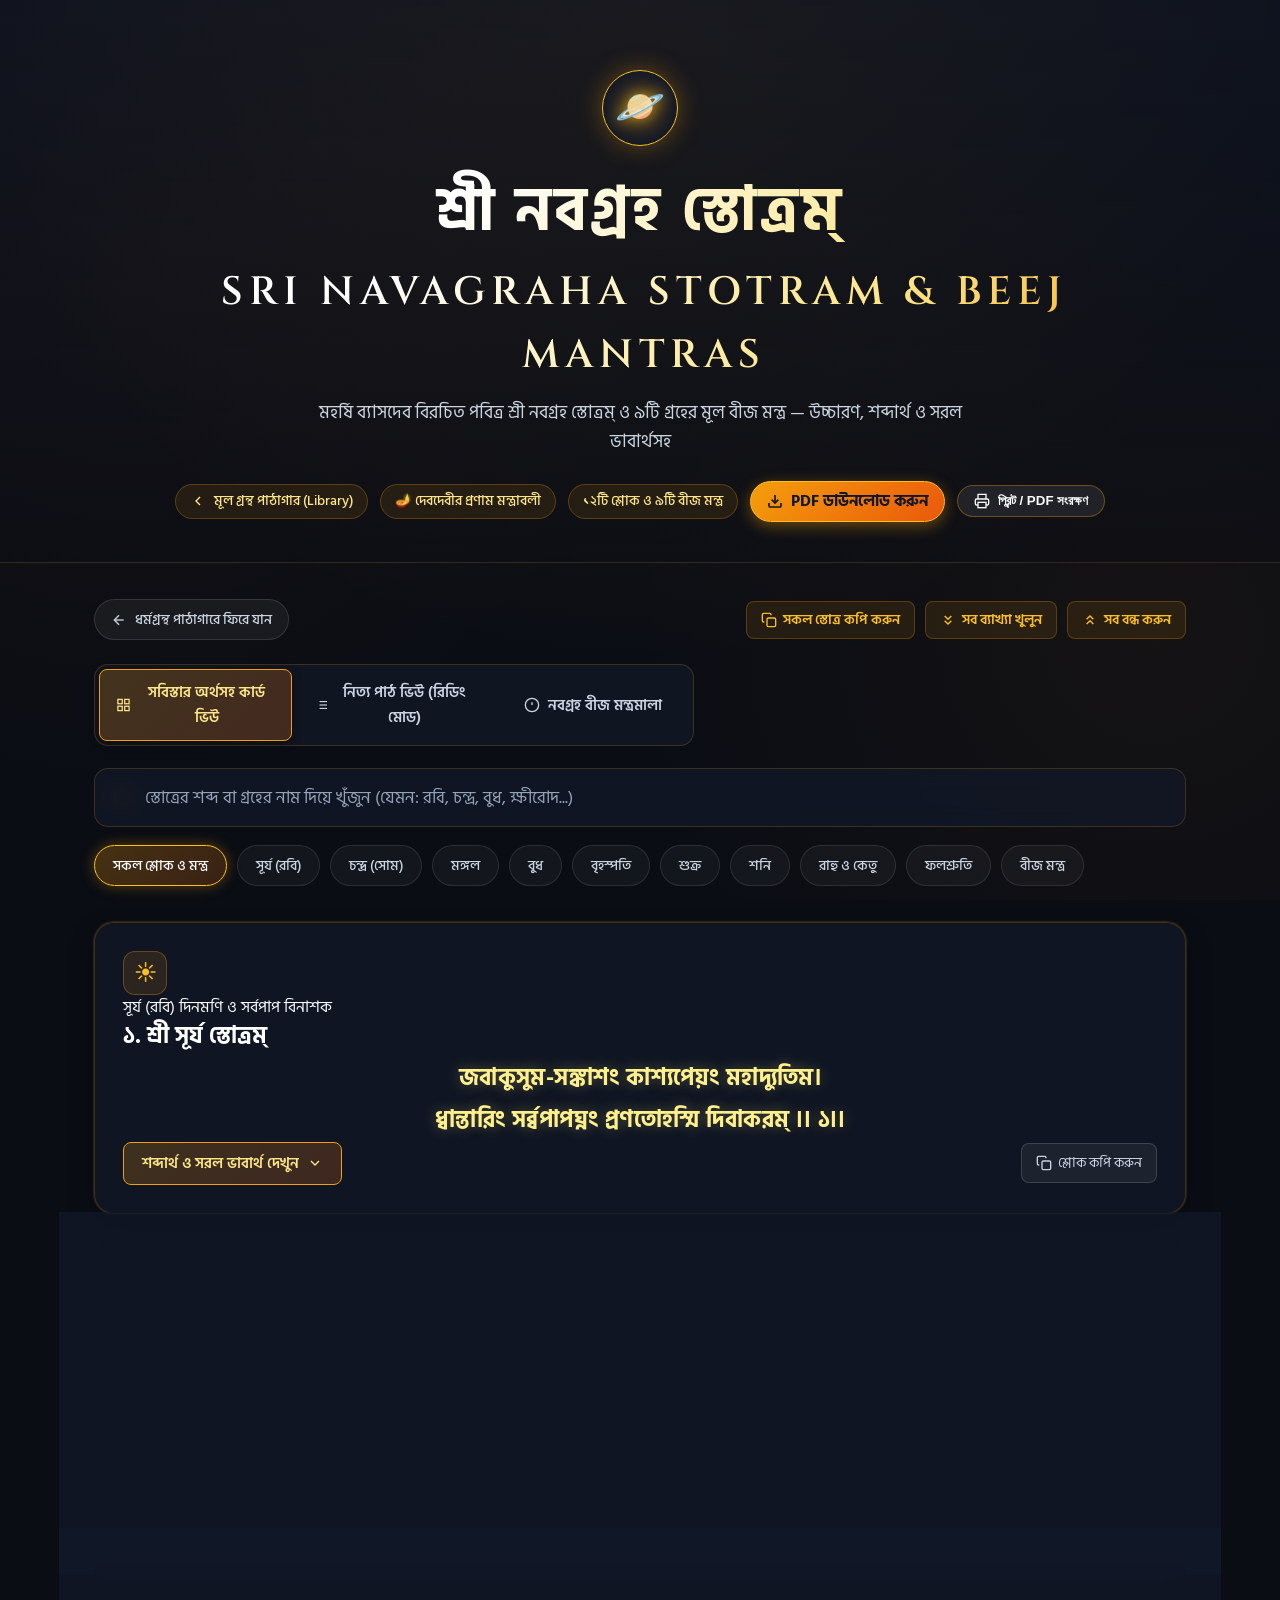
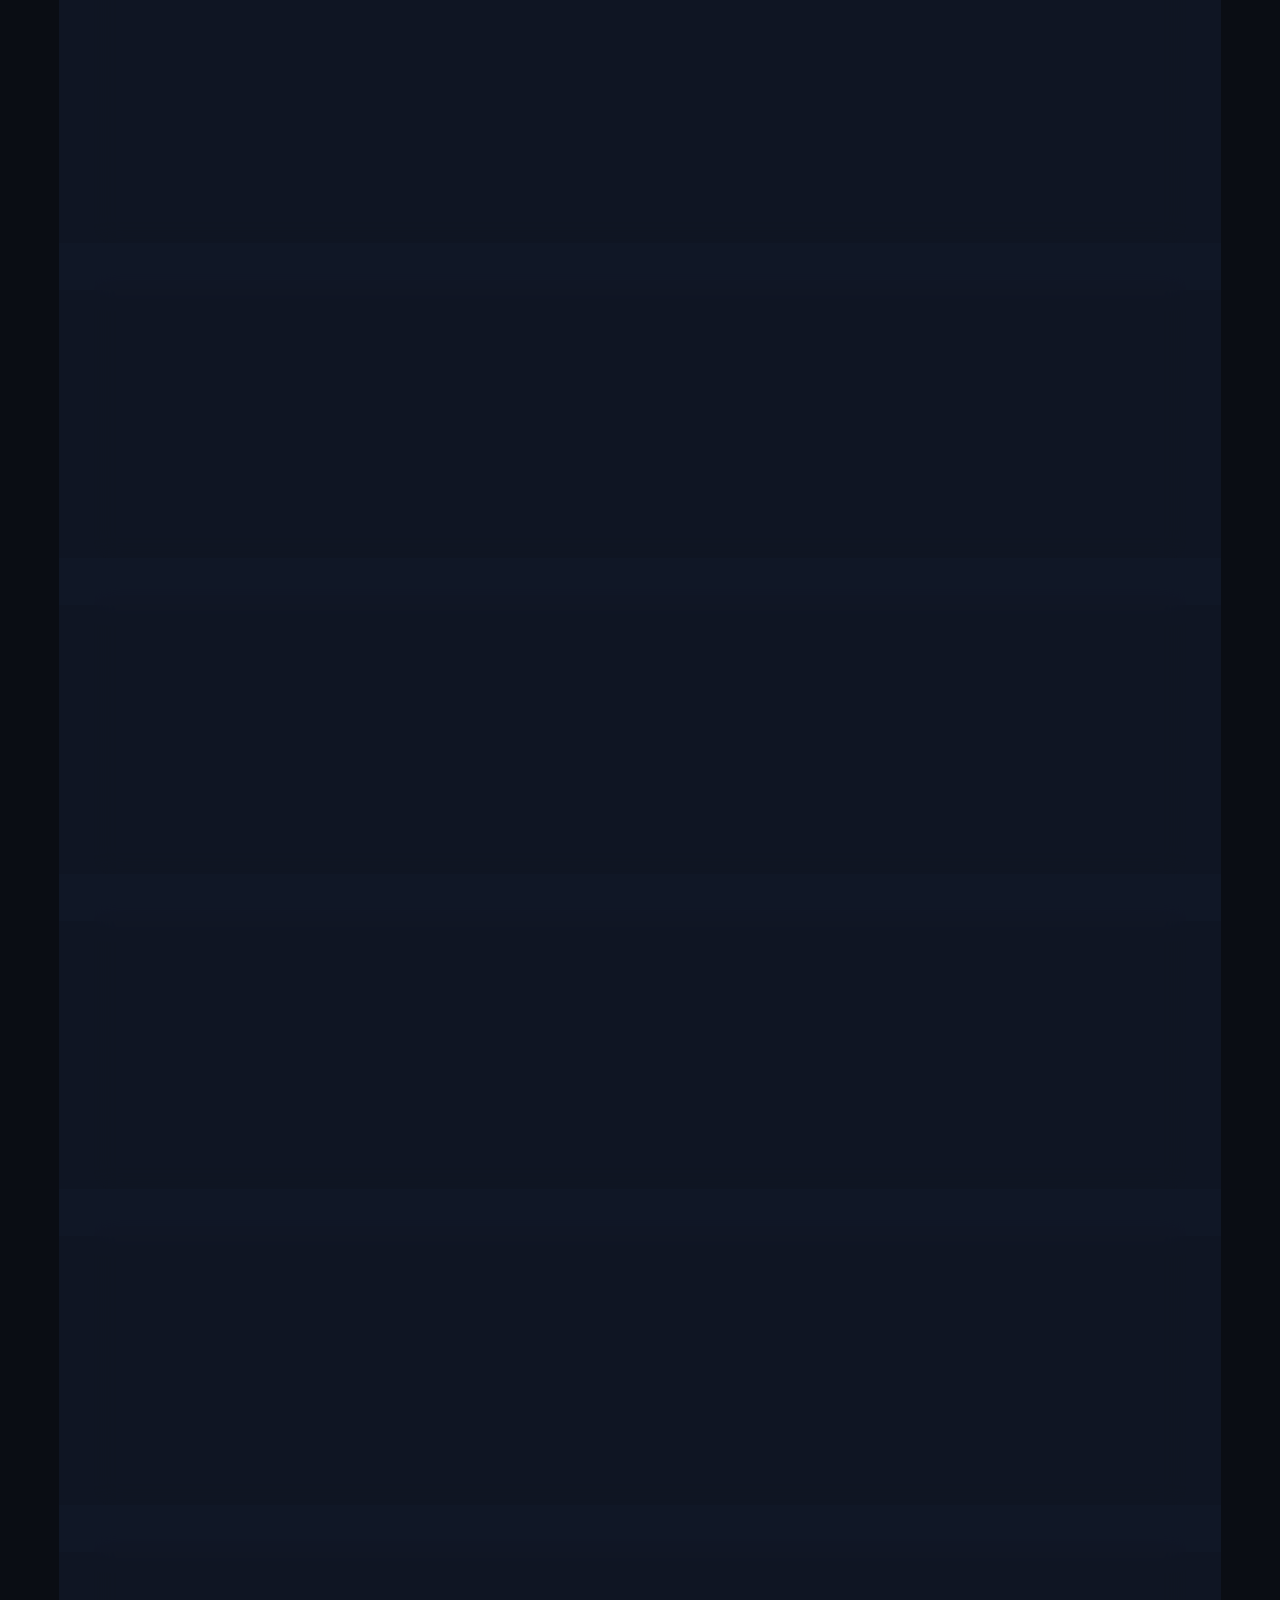
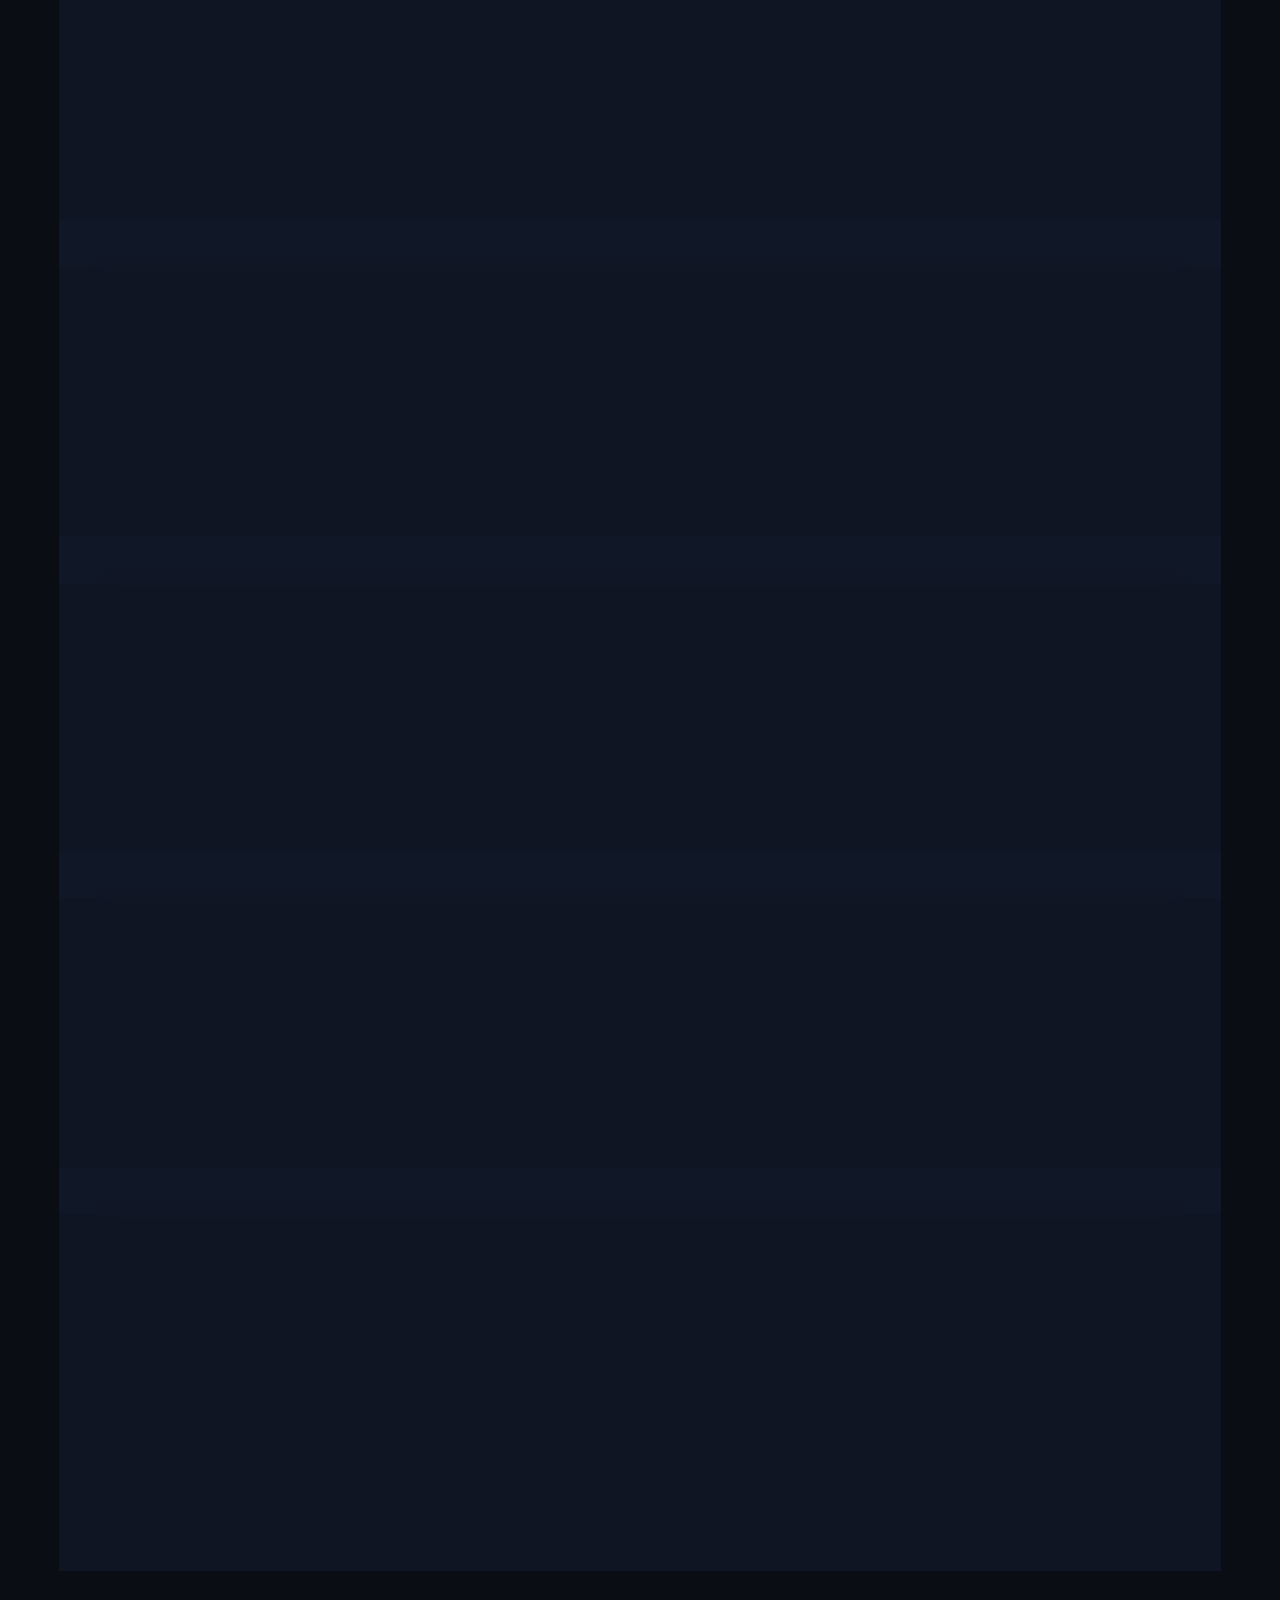
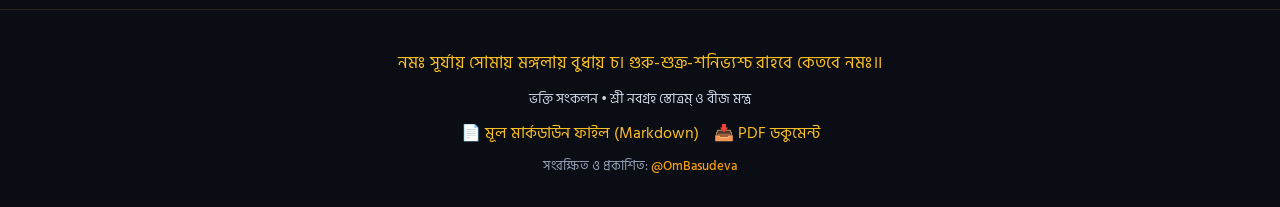
<file: navagraha_stotram.html>
<!DOCTYPE html>
<html lang="bn">
<head>
  <meta charset="UTF-8">
  <meta name="viewport" content="width=device-width, initial-scale=1.0">
  <title>শ্রী নবগ্রহ স্তোত্রম্ ও বীজ মন্ত্র (Navagraha Stotram & Beej Mantra) — ভক্তি (Vokti)</title>
  <meta name="description" content="ব্যাসদেব বিরচিত পবিত্র শ্রী নবগ্রহ স্তোত্রম্ ও নবগ্রহ বীজ মন্ত্র — উচ্চারণ, পদচ্ছেদ, শব্দার্থ, সরল ভাবার্থ ও PDF ডাউনলোড।">
  <meta http-equiv="Cache-Control" content="no-cache, no-store, must-revalidate">
  <meta http-equiv="Pragma" content="no-cache">
  <meta http-equiv="Expires" content="0">
  <link rel="preconnect" href="https://fonts.googleapis.com">
  <link rel="preconnect" href="https://fonts.gstatic.com" crossorigin>
  <link href="https://fonts.googleapis.com/css2?family=Cinzel:wght@600;700;800&family=Hind+Siliguri:wght@400;500;600;700&family=Inter:wght@400;500;600&display=swap" rel="stylesheet">
  <link rel="stylesheet" href="style.css?v=8">
  <link rel="icon" href="data:image/svg+xml,<svg xmlns=%22http://www.w3.org/2000/svg%22 viewBox=%220 0 100 100%22><text y=%22.9em%22 font-size=%2290%22>🪐</text></svg>">
  <style>
    /* Print Styles for Direct Clean PDF Export */
    @media print {
      body {
        background: #fff !important;
        color: #000 !important;
      }
      .hero-section, .mantra-nav-bar, .view-mode-tabs, .controls-panel, .site-footer, #copyToast, .btn-action-group, .btn-copy-mantra, .card-badges {
        display: none !important;
      }
      .container {
        max-width: 100% !important;
        padding: 0 !important;
      }
      .print-header {
        display: block !important;
        text-align: center;
        margin-bottom: 25px;
        border-bottom: 2px solid #222;
        padding-bottom: 12px;
      }
      .print-header h1 {
        font-size: 24pt;
        color: #111;
        margin-bottom: 6px;
      }
      .print-header p {
        font-size: 11pt;
        color: #444;
      }
      .mantra-card, .plain-mantra-card {
        background: #fff !important;
        border: 1px solid #ccc !important;
        box-shadow: none !important;
        color: #111 !important;
        page-break-inside: avoid;
        margin-bottom: 18px !important;
        padding: 14px 18px !important;
      }
      .mantra-verse, .plain-mantra-text {
        color: #000 !important;
        text-shadow: none !important;
        font-size: 13pt !important;
        line-height: 1.6 !important;
      }
      .mantra-details {
        display: block !important;
      }
      .transliteration-box {
        background: #f8f8f8 !important;
        border-left: 3px solid #666 !important;
        color: #333 !important;
      }
      .word-meaning-card {
        background: #fdfdfd !important;
        border: 1px solid #eee !important;
      }
      .wm-term {
        color: #92400e !important;
      }
      .wm-def {
        color: #222 !important;
      }
      .meaning-text {
        color: #111 !important;
      }
    }
    .print-header {
      display: none;
    }
    .btn-pdf-download {
      background: linear-gradient(135deg, #f59e0b 0%, #ea580c 100%);
      color: #0f172a !important;
      font-weight: 700;
      border: 1px solid #fbbf24;
      box-shadow: 0 4px 15px rgba(245, 158, 11, 0.4);
      display: inline-flex;
      align-items: center;
      gap: 8px;
      padding: 7px 16px;
      border-radius: 9999px;
      text-decoration: none;
      transition: all 0.25s ease;
      cursor: pointer;
    }
    .btn-pdf-download:hover {
      transform: translateY(-2px);
      box-shadow: 0 6px 20px rgba(245, 158, 11, 0.6);
      color: #000 !important;
      background: linear-gradient(135deg, #fbbf24 0%, #f97316 100%);
    }
    .btn-print-pdf {
      background: rgba(255, 255, 255, 0.08);
      color: var(--text-primary);
      border: 1px solid rgba(245, 158, 11, 0.35);
      font-weight: 600;
      display: inline-flex;
      align-items: center;
      gap: 8px;
      padding: 7px 16px;
      border-radius: 9999px;
      cursor: pointer;
      transition: var(--transition);
    }
    .btn-print-pdf:hover {
      background: rgba(245, 158, 11, 0.2);
      border-color: var(--gold-light);
      color: #fde68a;
      transform: translateY(-2px);
    }
  </style>
</head>
<body>
  <!-- Print-Only Header -->
  <div class="print-header">
    <h1>শ্রী নবগ্রহ স্তোত্রম্ ও নবগ্রহ বীজ মন্ত্র</h1>
    <p>ব্যাসদেব বিরচিত পবিত্র স্তব ও ৯টি গ্রহের মূল বীজ মন্ত্রাবলী • ভক্তি (Vokti)</p>
  </div>

  <!-- Header / Hero -->
  <header class="hero-section">
    <div class="decor-glow"></div>
    <div class="container hero-content">
      <div class="sacred-symbol" aria-hidden="true">
        <span class="om-symbol">🪐</span>
      </div>
      <h1 class="main-title">শ্রী নবগ্রহ স্তোত্রম্ <span class="english-title">SRI NAVAGRAHA STOTRAM & BEEJ MANTRAS</span></h1>
      <p class="tagline">মহর্ষি ব্যাসদেব বিরচিত পবিত্র শ্রী নবগ্রহ স্তোত্রম্ ও ৯টি গ্রহের মূল বীজ মন্ত্র — উচ্চারণ, শব্দার্থ ও সরল ভাবার্থসহ</p>
      
      <div class="meta-badges">
        <a href="index.html" class="badge">
          <svg viewBox="0 0 24 24" width="16" height="16" fill="none" stroke="currentColor" stroke-width="2">
            <polyline points="15 18 9 12 15 6"></polyline>
          </svg>
          মূল গ্রন্থ পাঠাগার (Library)
        </a>
        <a href="pronam_mantra.html" class="badge">
          🪔 দেবদেবীর প্রণাম মন্ত্রাবলী
        </a>
        <span class="badge" id="navagraha-count">১২টি শ্লোক ও ৯টি বীজ মন্ত্র</span>
        <a href="pdfs/শ্রী%20নবগ্রহ%20স্তোত্রম্.pdf" download="শ্রী নবগ্রহ স্তোত্রম্.pdf" class="btn-pdf-download" id="heroDownloadPdf">
          <svg viewBox="0 0 24 24" width="16" height="16" fill="none" stroke="currentColor" stroke-width="2.5">
            <path d="M21 15v4a2 2 0 0 1-2 2H5a2 2 0 0 1-2-2v-4"></path>
            <polyline points="7 10 12 15 17 10"></polyline>
            <line x1="12" y1="15" x2="12" y2="3"></line>
          </svg>
          PDF ডাউনলোড করুন
        </a>
        <button class="btn-print-pdf" id="printPdfBtn" title="ব্রাউজারে প্রিন্ট বা PDF হিসেবে সংরক্ষণ করুন">
          <svg viewBox="0 0 24 24" width="16" height="16" fill="none" stroke="currentColor" stroke-width="2">
            <polyline points="6 9 6 2 18 2 18 9"></polyline>
            <path d="M6 18H4a2 2 0 0 1-2-2v-5a2 2 0 0 1 2-2h16a2 2 0 0 1 2 2v5a2 2 0 0 1-2 2h-2"></path>
            <rect x="6" y="14" width="12" height="8"></rect>
          </svg>
          প্রিন্ট / PDF সংরক্ষণ
        </button>
      </div>
    </div>
  </header>

  <!-- Main Content Area -->
  <main class="container main-container">
    <!-- Top Nav & Actions Bar -->
    <div class="mantra-nav-bar">
      <a href="index.html" class="back-link">
        <svg viewBox="0 0 24 24" width="16" height="16" fill="none" stroke="currentColor" stroke-width="2">
          <line x1="19" y1="12" x2="5" y2="12"></line>
          <polyline points="12 19 5 12 12 5"></polyline>
        </svg>
        ধর্মগ্রন্থ পাঠাগারে ফিরে যান
      </a>

      <div class="mantra-actions-header">
        <button id="copyAllShlokasBtn" class="btn-toggle-all">
          <svg viewBox="0 0 24 24" width="16" height="16" fill="none" stroke="currentColor" stroke-width="2">
            <rect x="9" y="9" width="13" height="13" rx="2" ry="2"></rect>
            <path d="M5 15H4a2 2 0 0 1-2-2V4a2 2 0 0 1 2-2h9a2 2 0 0 1 2 2v1"></path>
          </svg>
          সকল স্তোত্র কপি করুন
        </button>
        <button id="expandAllBtn" class="btn-toggle-all">
          <svg viewBox="0 0 24 24" width="16" height="16" fill="none" stroke="currentColor" stroke-width="2">
            <polyline points="7 13 12 18 17 13"></polyline>
            <polyline points="7 6 12 11 17 6"></polyline>
          </svg>
          সব ব্যাখ্যা খুলুন
        </button>
        <button id="collapseAllBtn" class="btn-toggle-all">
          <svg viewBox="0 0 24 24" width="16" height="16" fill="none" stroke="currentColor" stroke-width="2">
            <polyline points="17 11 12 6 7 11"></polyline>
            <polyline points="17 18 12 13 7 18"></polyline>
          </svg>
          সব বন্ধ করুন
        </button>
      </div>
    </div>

    <!-- View Mode Switcher Tabs -->
    <div class="view-mode-tabs" role="tablist" aria-label="ভিউ মোড নির্বাচন">
      <button class="view-tab-btn active" id="tabCardsView" role="tab" aria-selected="true" data-view="cards">
        <svg viewBox="0 0 24 24" width="16" height="16" fill="none" stroke="currentColor" stroke-width="2">
          <rect x="3" y="3" width="7" height="7"></rect>
          <rect x="14" y="3" width="7" height="7"></rect>
          <rect x="14" y="14" width="7" height="7"></rect>
          <rect x="3" y="14" width="7" height="7"></rect>
        </svg>
        <span>সবিস্তার অর্থসহ কার্ড ভিউ</span>
      </button>
      <button class="view-tab-btn" id="tabPlainTextView" role="tab" aria-selected="false" data-view="plain">
        <svg viewBox="0 0 24 24" width="16" height="16" fill="none" stroke="currentColor" stroke-width="2">
          <line x1="8" y1="6" x2="21" y2="6"></line>
          <line x1="8" y1="12" x2="21" y2="12"></line>
          <line x1="8" y1="18" x2="21" y2="18"></line>
          <line x1="3" y1="6" x2="3.01" y2="6"></line>
          <line x1="3" y1="12" x2="3.01" y2="12"></line>
          <line x1="3" y1="18" x2="3.01" y2="18"></line>
        </svg>
        <span>নিত্য পাঠ ভিউ (রিডিং মোড)</span>
      </button>
      <button class="view-tab-btn" id="tabBeejView" role="tab" aria-selected="false" data-view="beej">
        <svg viewBox="0 0 24 24" width="16" height="16" fill="none" stroke="currentColor" stroke-width="2">
          <circle cx="12" cy="12" r="10"></circle>
          <line x1="12" y1="8" x2="12" y2="12"></line>
          <line x1="12" y1="16" x2="12.01" y2="16"></line>
        </svg>
        <span>নবগ্রহ বীজ মন্ত্রমালা</span>
      </button>
    </div>

    <!-- Search & Filter Controls -->
    <div class="controls-panel">
      <div class="search-box">
        <svg class="search-icon" viewBox="0 0 24 24" width="20" height="20" fill="none" stroke="currentColor" stroke-width="2">
          <circle cx="11" cy="11" r="8"></circle>
          <line x1="21" y1="21" x2="16.65" y2="16.65"></line>
        </svg>
        <input type="text" id="navagrahaSearchInput" placeholder="স্তোত্রের শব্দ বা গ্রহের নাম দিয়ে খুঁজুন (যেমন: রবি, চন্দ্র, বুধ, ক্ষীরোদ...)" autocomplete="off">
        <button id="clearNavagrahaSearch" class="clear-btn" aria-label="Clear search" style="display:none;">✕</button>
      </div>
      <div class="filter-chips">
        <button class="chip active" data-filter="all">সকল শ্লোক ও মন্ত্র</button>
        <button class="chip" data-filter="sun">সূর্য (রবি)</button>
        <button class="chip" data-filter="moon">চন্দ্র (সোম)</button>
        <button class="chip" data-filter="mars">মঙ্গল</button>
        <button class="chip" data-filter="mercury">বুধ</button>
        <button class="chip" data-filter="jupiter">বৃহস্পতি</button>
        <button class="chip" data-filter="venus">শুক্র</button>
        <button class="chip" data-filter="saturn">শনি</button>
        <button class="chip" data-filter="rahu-ketu">রাহু ও কেতু</button>
        <button class="chip" data-filter="phalashruti">ফলশ্রুতি</button>
        <button class="chip" data-filter="beej">বীজ মন্ত্র</button>
      </div>
    </div>

    <!-- 1. Detailed Stotrams Container (Card View) -->
    <div id="stotramList">
      <!-- Cards rendered via JavaScript -->
    </div>

    <!-- 2. Plain Text Continuous Reading Container -->
    <div id="plainTextView" class="plain-text-container" style="display: none;">
      <!-- Plain text items rendered via JavaScript -->
    </div>

    <!-- 3. Beej Mantra Dedicated Focus View -->
    <div id="beejFocusView" class="plain-text-container" style="display: none;">
      <!-- Beej mantras rendered via JavaScript -->
    </div>

    <!-- Empty state if search finds nothing -->
    <div id="noNavagrahaResults" class="empty-state" style="display: none;">
      <p class="empty-icon">🪐</p>
      <h3>কোনো শ্লোক বা মন্ত্র পাওয়া যায়নি</h3>
      <p>অন্য কোনো শব্দ লিখে পুনরায় অনুসন্ধান করুন</p>
    </div>
  </main>

  <!-- Copy Toast Notification -->
  <div id="copyToast" style="position: fixed; bottom: 24px; right: 24px; background: #f59e0b; color: #0b0f19; font-weight: 700; padding: 12px 24px; border-radius: 9999px; box-shadow: 0 10px 25px rgba(0,0,0,0.7); transform: translateY(100px); opacity: 0; transition: all 0.3s cubic-bezier(0.16, 1, 0.3, 1); z-index: 2000; display: flex; align-items: center; gap: 8px;">
    <span>✓ মন্ত্রটি সফলভাবে কপি হয়েছে!</span>
  </div>

  <!-- Footer -->
  <footer class="site-footer">
    <div class="container footer-content">
      <p class="shloka">নমঃ সূর্যায় সোমায় মঙ্গলায় বুধায় চ। গুরু-শুক্র-শনিভ্যশ্চ রাহবে কেতবে নমঃ॥</p>
      <p class="copyright">ভক্তি সংকলন • শ্রী নবগ্রহ স্তোত্রম্ ও বীজ মন্ত্র</p>
      <div style="margin-top: 10px; display: flex; justify-content: center; gap: 15px; flex-wrap: wrap;">
        <a href="শ্রী_নবগ্রহ_স্তোত্রম্.md" style="color: var(--gold-light); text-decoration: none;">📄 মূল মার্কডাউন ফাইল (Markdown)</a>
        <a href="pdfs/শ্রী%20নবগ্রহ%20স্তোত্রম্.pdf" download="শ্রী নবগ্রহ স্তোত্রম্.pdf" style="color: var(--gold-light); text-decoration: none;">📥 PDF ডকুমেন্ট</a>
      </div>
      <p class="sub-link" style="margin-top: 10px;">
        সংরক্ষিত ও প্রকাশিত: <a href="https://github.com/OmBasudeva" target="_blank" rel="noopener noreferrer">@OmBasudeva</a>
      </p>
    </div>
  </footer>

  <script src="navagraha_stotram.js?v=1"></script>
</body>
</html>
</file>
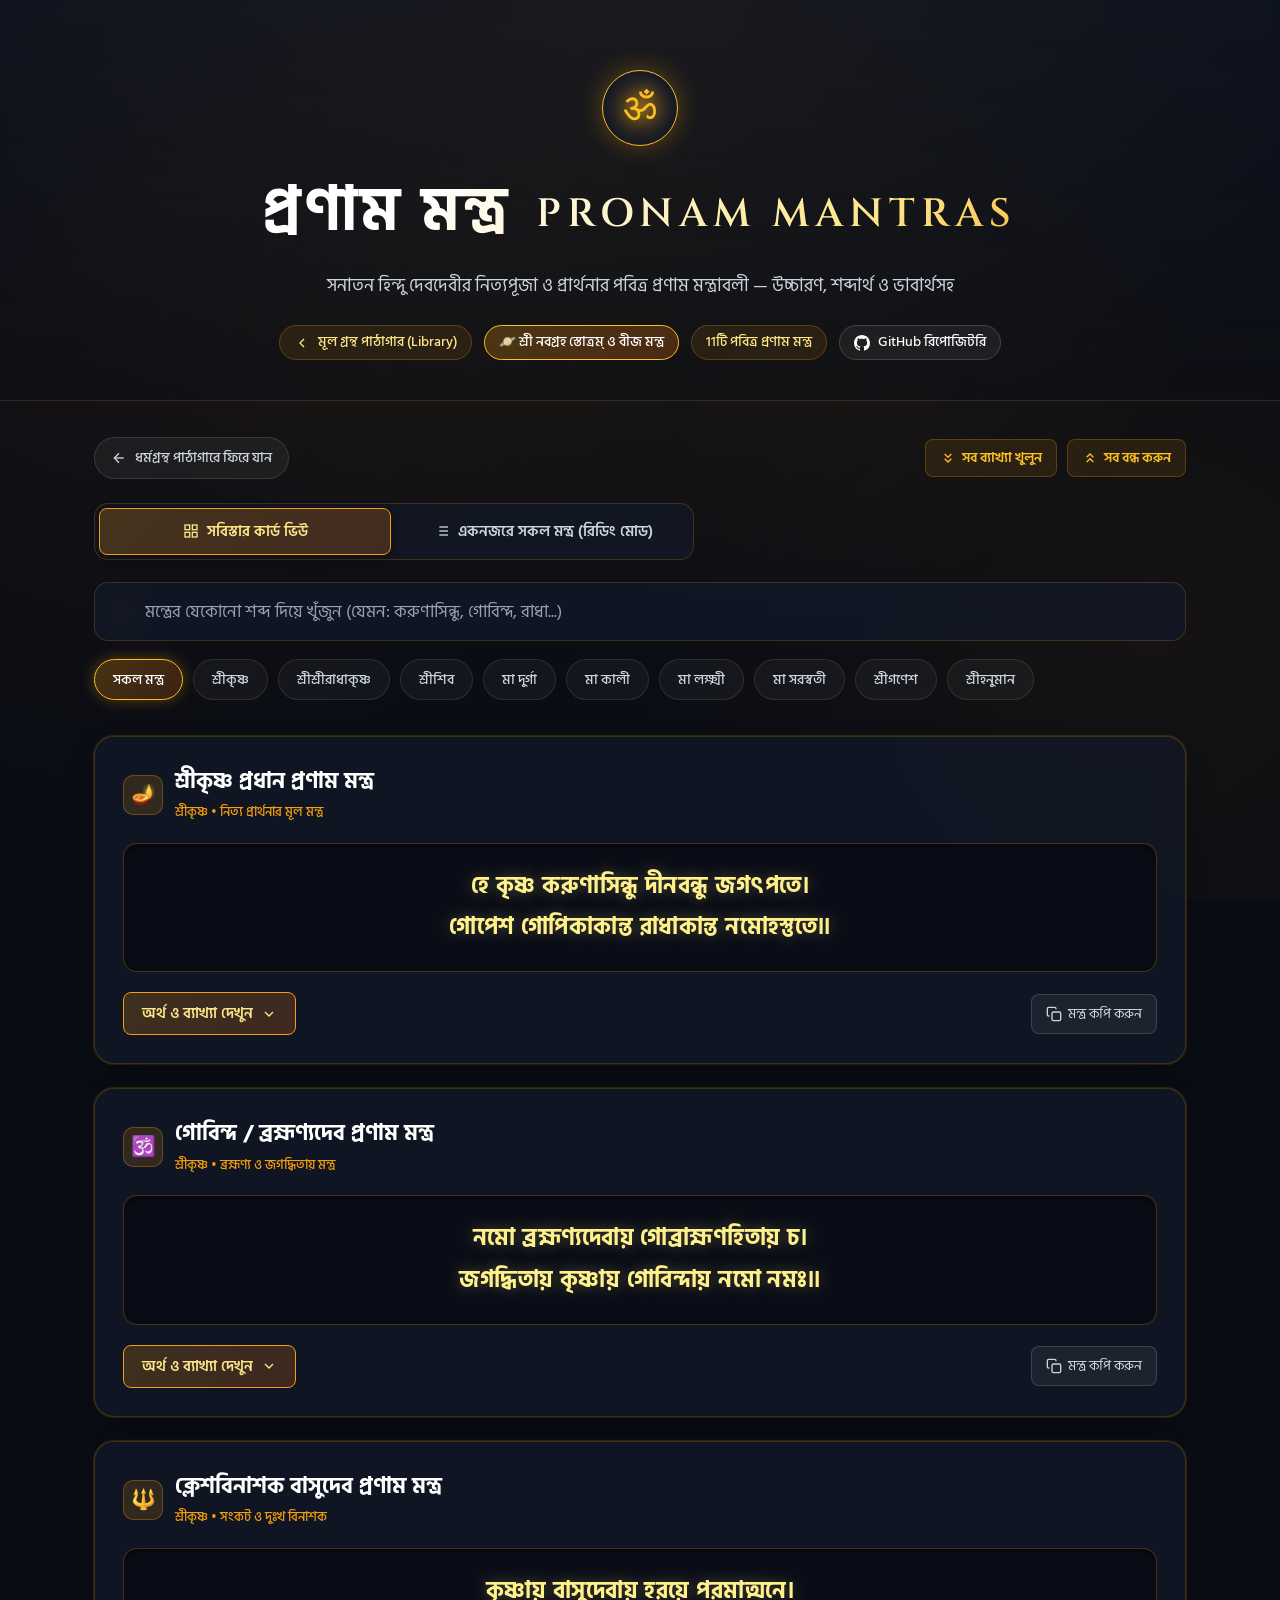
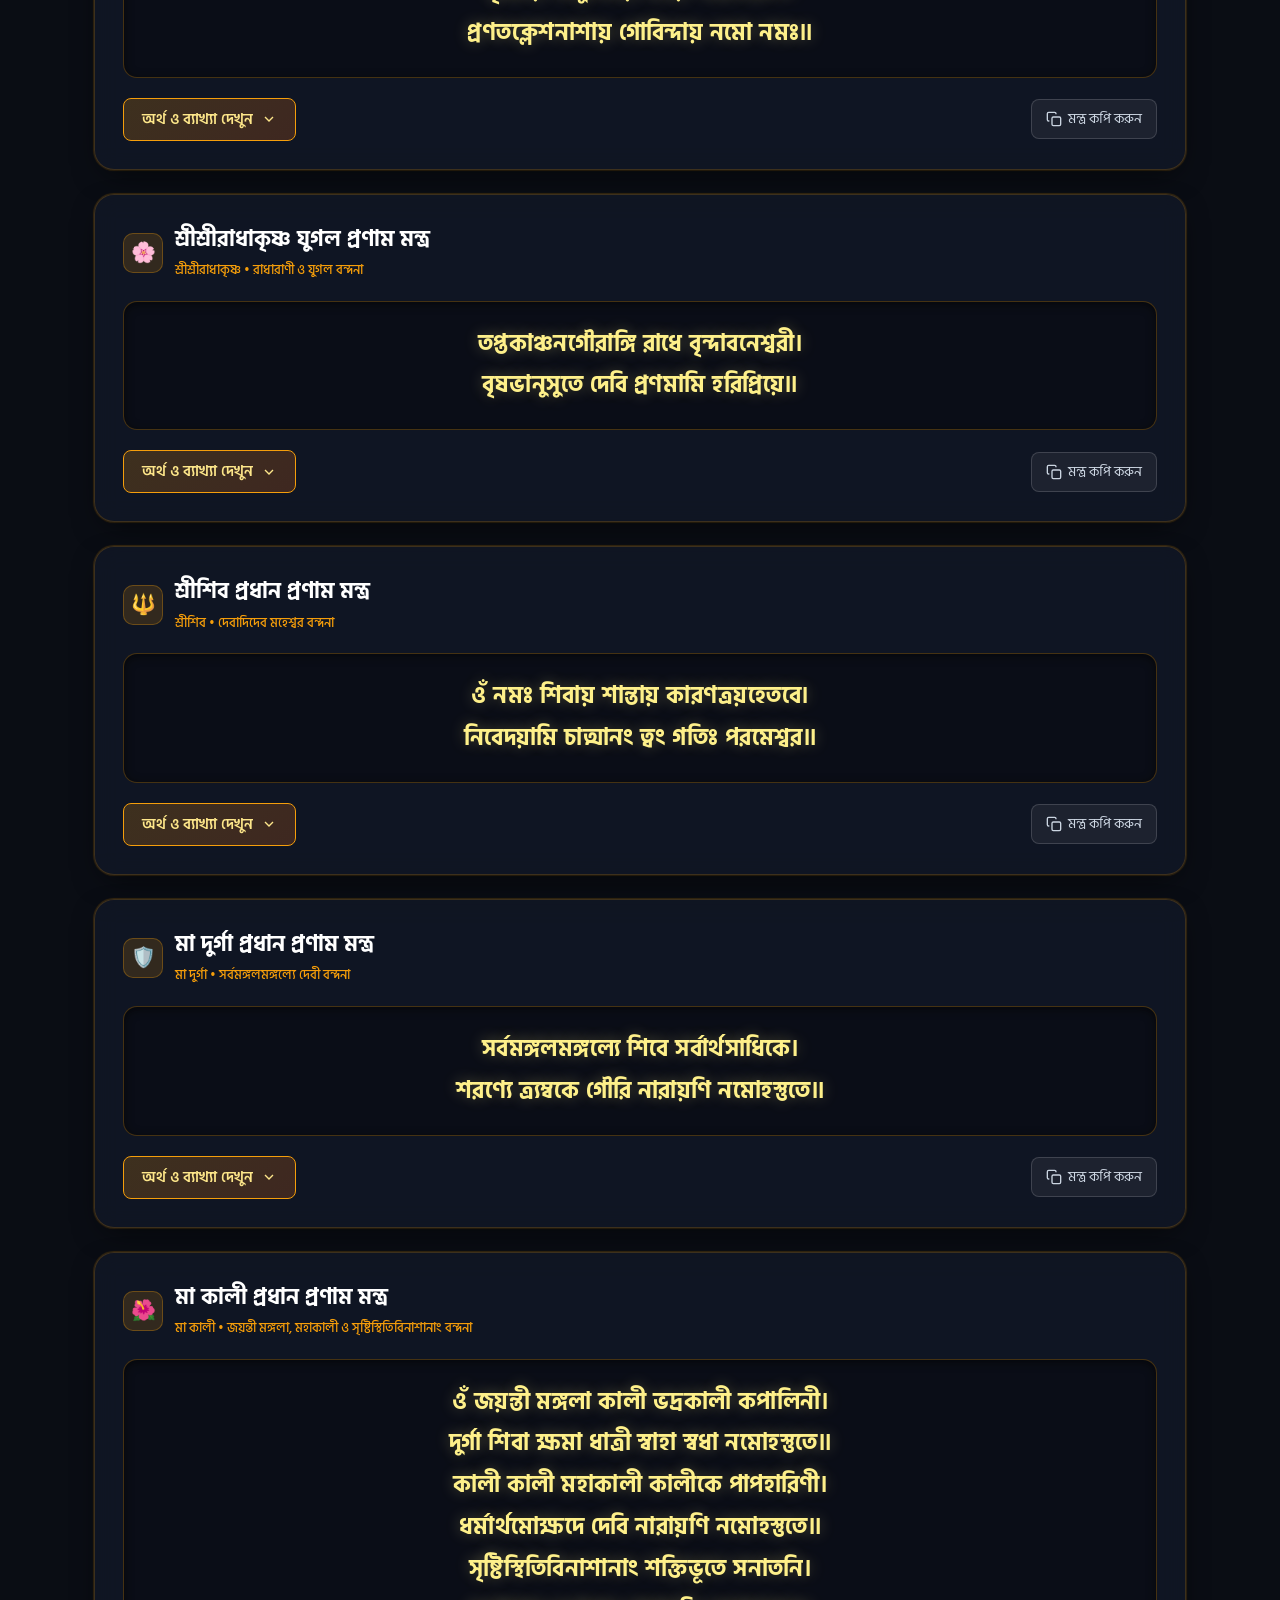
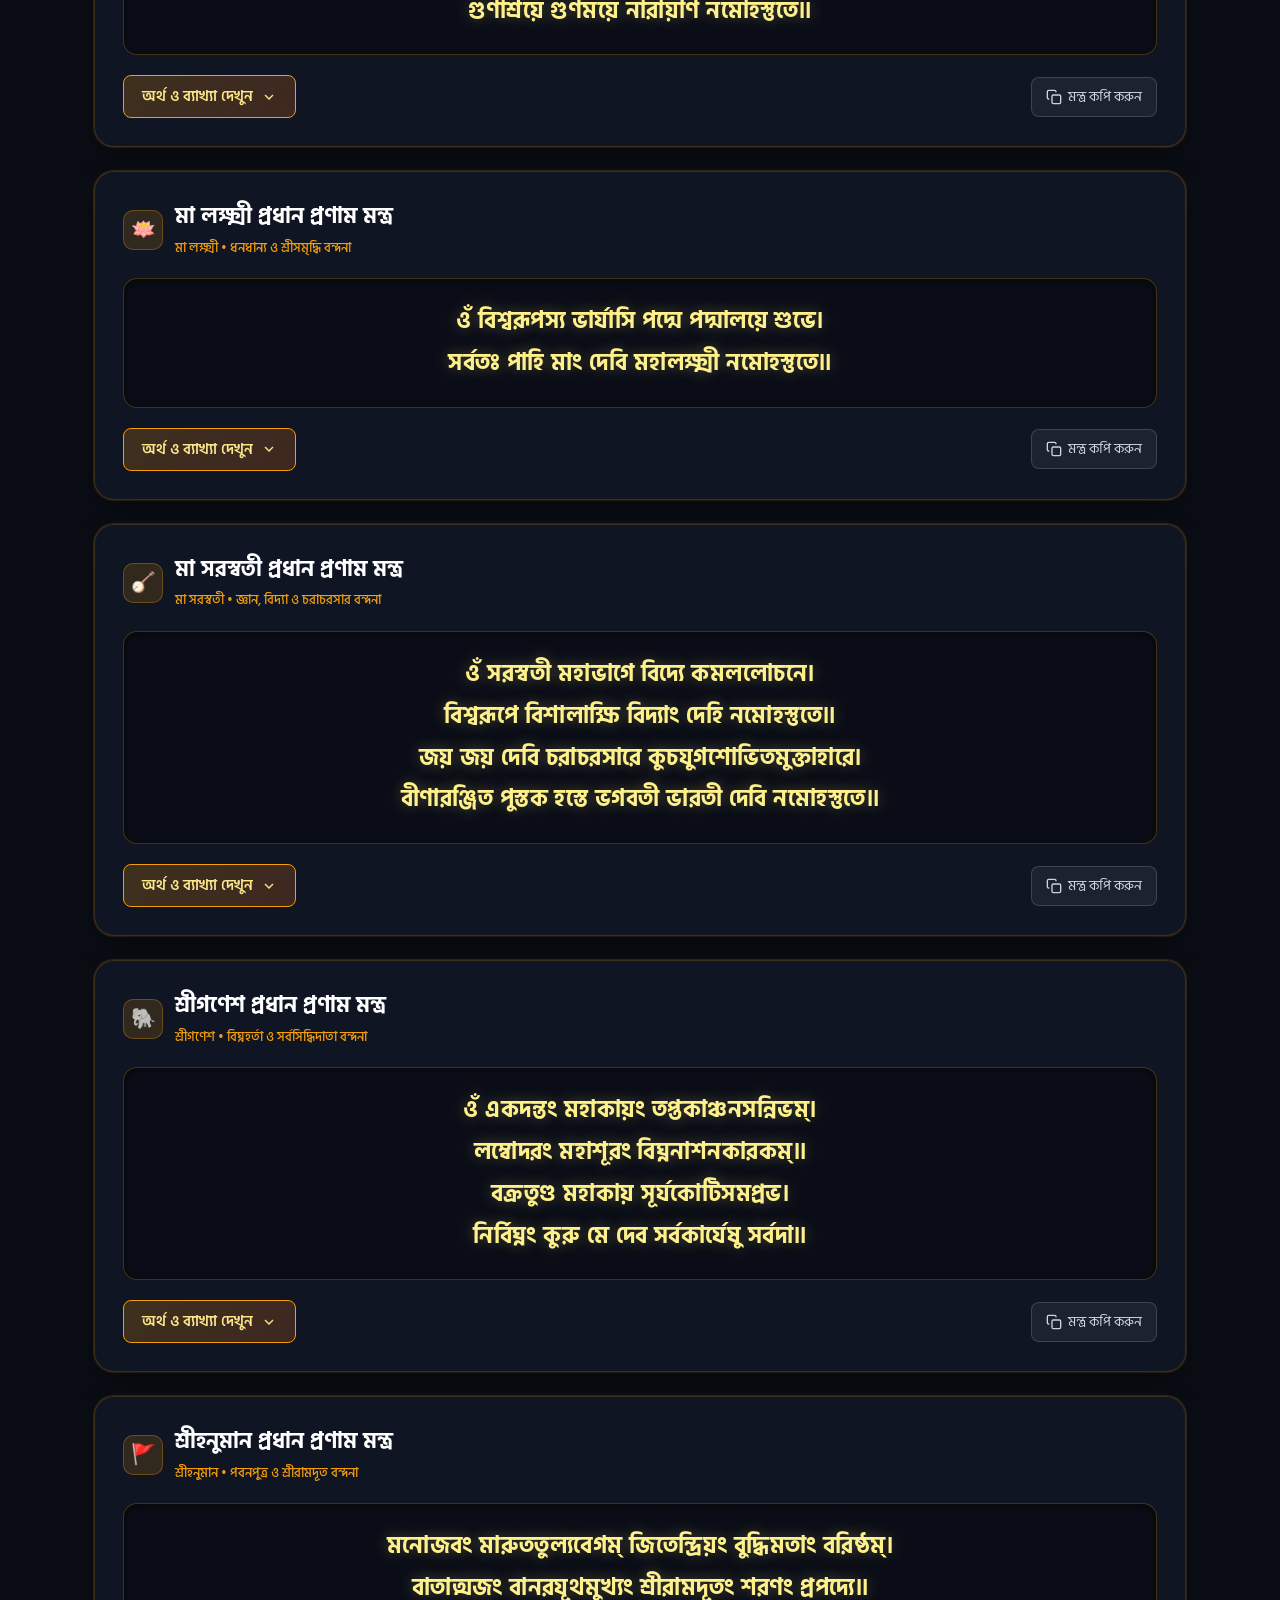
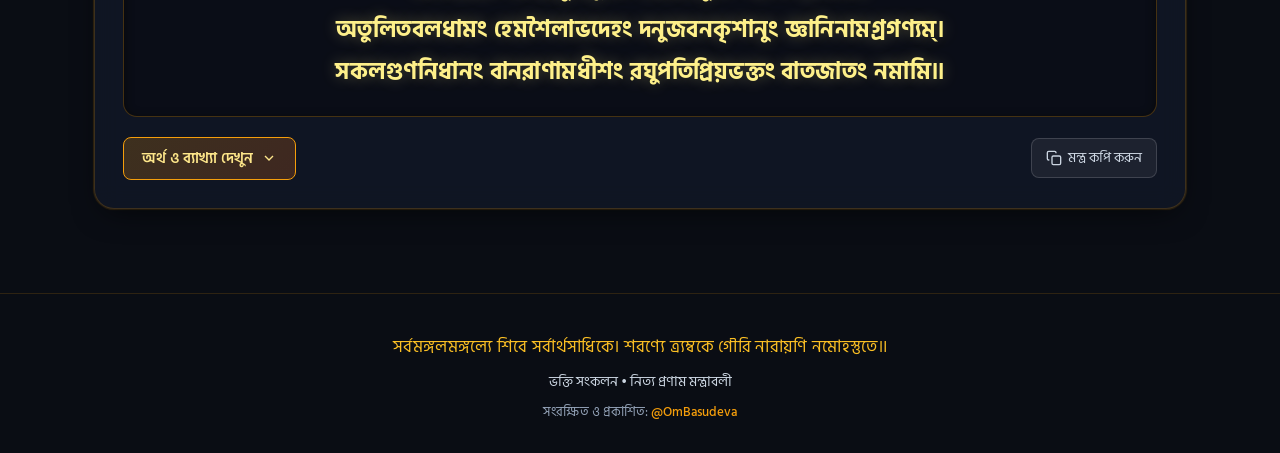
<file: pronam_mantra.html>
<!DOCTYPE html>
<html lang="bn">
<head>
  <meta charset="UTF-8">
  <meta name="viewport" content="width=device-width, initial-scale=1.0">
  <title>দেবদেবীর প্রণাম মন্ত্র (Pronam Mantras) — ভক্তি (Vokti)</title>
  <meta name="description" content="সনাতন হিন্দু দেবদেবীর নিত্যপূজার প্রণাম মন্ত্র, উচ্চারণ, পদচ্ছেদ, শব্দার্থ ও সরল ভাবার্থ।">
  <meta http-equiv="Cache-Control" content="no-cache, no-store, must-revalidate">
  <meta http-equiv="Pragma" content="no-cache">
  <meta http-equiv="Expires" content="0">
  <link rel="preconnect" href="https://fonts.googleapis.com">
  <link rel="preconnect" href="https://fonts.gstatic.com" crossorigin>
  <link href="https://fonts.googleapis.com/css2?family=Cinzel:wght@600;700;800&family=Hind+Siliguri:wght@400;500;600;700&family=Inter:wght@400;500;600&display=swap" rel="stylesheet">
  <link rel="stylesheet" href="style.css?v=7">
  <link rel="icon" href="data:image/svg+xml,<svg xmlns=%22http://www.w3.org/2000/svg%22 viewBox=%220 0 100 100%22><text y=%22.9em%22 font-size=%2290%22>🪔</text></svg>">
</head>
<body>
  <!-- Header / Hero -->
  <header class="hero-section">
    <div class="decor-glow"></div>
    <div class="container hero-content">
      <div class="sacred-symbol" aria-hidden="true">
        <span class="om-symbol">ॐ</span>
      </div>
      <h1 class="main-title">প্রণাম মন্ত্র <span class="english-title">PRONAM MANTRAS</span></h1>
      <p class="tagline">সনাতন হিন্দু দেবদেবীর নিত্যপূজা ও প্রার্থনার পবিত্র প্রণাম মন্ত্রাবলী — উচ্চারণ, শব্দার্থ ও ভাবার্থসহ</p>
      
      <div class="meta-badges">
        <a href="index.html" class="badge">
          <svg viewBox="0 0 24 24" width="16" height="16" fill="none" stroke="currentColor" stroke-width="2">
            <polyline points="15 18 9 12 15 6"></polyline>
          </svg>
          মূল গ্রন্থ পাঠাগার (Library)
        </a>
        <a href="navagraha_stotram.html" class="badge" style="background: linear-gradient(135deg, rgba(245, 158, 11, 0.25) 0%, rgba(249, 115, 22, 0.25) 100%); border-color: var(--gold-light); color: #fff;">
          🪐 শ্রী নবগ্রহ স্তোত্রম্ ও বীজ মন্ত্র
        </a>
        <span class="badge" id="mantra-count">১১টি পবিত্র প্রণাম মন্ত্র</span>
        <a href="https://github.com/OmBasudeva/vokti" target="_blank" rel="noopener noreferrer" class="badge github-badge">
          <svg class="icon" viewBox="0 0 24 24" width="16" height="16" fill="currentColor">
            <path d="M12 0C5.37 0 0 5.37 0 12c0 5.31 3.435 9.795 8.205 11.385.6.105.825-.255.825-.57 0-.285-.015-1.23-.015-2.235-3.015.555-3.795-.735-4.035-1.41-.135-.345-.72-1.41-1.23-1.695-.42-.225-1.02-.78-.015-.795.945-.015 1.62.87 1.845 1.23 1.08 1.815 2.805 1.305 3.495.99.105-.78.42-1.305.765-1.605-2.67-.3-5.46-1.335-5.46-5.925 0-1.305.465-2.385 1.23-3.225-.12-.3-.54-1.53.12-3.18 0 0 1.005-.315 3.3 1.23.96-.27 1.98-.405 3-.405s2.04.135 3 .405c2.295-1.56 3.3-1.23 3.3-1.23.66 1.65.24 2.88.12 3.18.765.84 1.23 1.905 1.23 3.225 0 4.605-2.805 5.625-5.475 5.925.435.375.81 1.095.81 2.22 0 1.605-.015 2.895-.015 3.3 0 .315.225.69.825.57A12.02 12.02 0 0024 12c0-6.63-5.37-12-12-12z"/>
          </svg>
          GitHub রিপোজিটরি
        </a>
      </div>
    </div>
  </header>

  <!-- Main Content Area -->
  <main class="container main-container">
    <!-- Top Nav & Actions Bar -->
    <div class="mantra-nav-bar">
      <a href="index.html" class="back-link">
        <svg viewBox="0 0 24 24" width="16" height="16" fill="none" stroke="currentColor" stroke-width="2">
          <line x1="19" y1="12" x2="5" y2="12"></line>
          <polyline points="12 19 5 12 12 5"></polyline>
        </svg>
        ধর্মগ্রন্থ পাঠাগারে ফিরে যান
      </a>

      <div class="mantra-actions-header">
        <button id="expandAllBtn" class="btn-toggle-all">
          <svg viewBox="0 0 24 24" width="16" height="16" fill="none" stroke="currentColor" stroke-width="2">
            <polyline points="7 13 12 18 17 13"></polyline>
            <polyline points="7 6 12 11 17 6"></polyline>
          </svg>
          সব ব্যাখ্যা খুলুন
        </button>
        <button id="collapseAllBtn" class="btn-toggle-all">
          <svg viewBox="0 0 24 24" width="16" height="16" fill="none" stroke="currentColor" stroke-width="2">
            <polyline points="17 11 12 6 7 11"></polyline>
            <polyline points="17 18 12 13 7 18"></polyline>
          </svg>
          সব বন্ধ করুন
        </button>
      </div>
    </div>

    <!-- View Mode Switcher Tabs -->
    <div class="view-mode-tabs" role="tablist" aria-label="ভিউ মোড নির্বাচন">
      <button class="view-tab-btn active" id="tabCardsView" role="tab" aria-selected="true" data-view="cards">
        <svg viewBox="0 0 24 24" width="16" height="16" fill="none" stroke="currentColor" stroke-width="2">
          <rect x="3" y="3" width="7" height="7"></rect>
          <rect x="14" y="3" width="7" height="7"></rect>
          <rect x="14" y="14" width="7" height="7"></rect>
          <rect x="3" y="14" width="7" height="7"></rect>
        </svg>
        <span>সবিস্তার কার্ড ভিউ</span>
      </button>
      <button class="view-tab-btn" id="tabPlainTextView" role="tab" aria-selected="false" data-view="plain">
        <svg viewBox="0 0 24 24" width="16" height="16" fill="none" stroke="currentColor" stroke-width="2">
          <line x1="8" y1="6" x2="21" y2="6"></line>
          <line x1="8" y1="12" x2="21" y2="12"></line>
          <line x1="8" y1="18" x2="21" y2="18"></line>
          <line x1="3" y1="6" x2="3.01" y2="6"></line>
          <line x1="3" y1="12" x2="3.01" y2="12"></line>
          <line x1="3" y1="18" x2="3.01" y2="18"></line>
        </svg>
        <span>একনজরে সকল মন্ত্র (রিডিং মোড)</span>
      </button>
    </div>

    <!-- Search & Filter Controls -->
    <div class="controls-panel">
      <div class="search-box">
        <svg class="search-icon" viewBox="0 0 24 24" width="20" height="20" fill="none" stroke="currentColor" stroke-width="2">
          <circle cx="11" cy="11" r="8"></circle>
          <line x1="21" y1="21" x2="16.65" y2="16.65"></line>
        </svg>
        <input type="text" id="mantraSearchInput" placeholder="মন্ত্রের যেকোনো শব্দ দিয়ে খুঁজুন (যেমন: করুণাসিন্ধু, গোবিন্দ, রাধা...)" autocomplete="off">
        <button id="clearMantraSearch" class="clear-btn" aria-label="Clear search" style="display:none;">✕</button>
      </div>
      <div class="filter-chips">
        <button class="chip active" data-filter="all">সকল মন্ত্র</button>
        <button class="chip" data-filter="krishna">শ্রীকৃষ্ণ</button>
        <button class="chip" data-filter="radhakrishna">শ্রীশ্রীরাধাকৃষ্ণ</button>
        <button class="chip" data-filter="shiva">শ্রীশিব</button>
        <button class="chip" data-filter="durga">মা দুর্গা</button>
        <button class="chip" data-filter="kali">মা কালী</button>
        <button class="chip" data-filter="lakshmi">মা লক্ষ্মী</button>
        <button class="chip" data-filter="saraswati">মা সরস্বতী</button>
        <button class="chip" data-filter="ganesha">শ্রীগণেশ</button>
        <button class="chip" data-filter="hanuman">শ্রীহনুমান</button>
      </div>
    </div>

    <!-- 1. Detailed Mantras Container (Card View) -->
    <div id="mantrasList">
      <!-- Cards rendered via JavaScript -->
    </div>

    <!-- 2. Plain Text Mobile Reading Container -->
    <div id="plainTextView" class="plain-text-container" style="display: none;">
      <!-- Plain text items rendered via JavaScript -->
    </div>

    <!-- Empty state if search finds nothing -->
    <div id="noMantraResults" class="empty-state" style="display: none;">
      <p class="empty-icon">🪔</p>
      <h3>কোনো প্রণাম মন্ত্র পাওয়া যায়নি</h3>
      <p>অন্য শব্দ লিখে পুনরায় অনুসন্ধান করুন</p>
    </div>
  </main>

  <!-- Copy Toast Notification -->
  <div id="copyToast" style="position: fixed; bottom: 24px; right: 24px; background: #f59e0b; color: #0b0f19; font-weight: 700; padding: 12px 24px; border-radius: 9999px; box-shadow: 0 10px 25px rgba(0,0,0,0.7); transform: translateY(100px); opacity: 0; transition: all 0.3s cubic-bezier(0.16, 1, 0.3, 1); z-index: 2000; display: flex; align-items: center; gap: 8px;">
    <span>✓ মন্ত্রটি সফলভাবে কপি হয়েছে!</span>
  </div>

  <!-- Footer -->
  <footer class="site-footer">
    <div class="container footer-content">
      <p class="shloka">সর্বমঙ্গলমঙ্গল্যে শিবে সর্বার্থসাধিকে। শরণ্যে ত্র্যম্বকে গৌরি নারায়ণি নমোহস্তুতে॥</p>
      <p class="copyright">ভক্তি সংকলন • নিত্য প্রণাম মন্ত্রাবলী</p>
      <p class="sub-link">
        সংরক্ষিত ও প্রকাশিত: <a href="https://github.com/OmBasudeva" target="_blank" rel="noopener noreferrer">@OmBasudeva</a>
      </p>
    </div>
  </footer>

  <script src="pronam_mantra.js?v=6"></script>
</body>
</html>
</file>
<file: style.css>
/* ==========================================================================
   Vokti (ভক্তি) Design System & Stylesheet
   Sacred Cosmic Dark Theme with Divine Golden & Saffron Accents
   ========================================================================== */

:root {
  --bg-primary: #0a0d14;
  --bg-secondary: #111726;
  --bg-card: rgba(18, 25, 41, 0.75);
  --bg-card-hover: rgba(26, 36, 58, 0.9);
  --glass-border: rgba(245, 158, 11, 0.2);
  --glass-border-hover: rgba(245, 158, 11, 0.55);
  
  --gold-primary: #f59e0b;
  --gold-light: #fbbf24;
  --gold-glow: rgba(245, 158, 11, 0.35);
  --saffron: #f97316;
  
  --text-primary: #f8fafc;
  --text-secondary: #cbd5e1;
  --text-muted: #94a3b8;
  
  --radius-sm: 8px;
  --radius-md: 14px;
  --radius-lg: 20px;
  
  --shadow-card: 0 10px 30px -10px rgba(0, 0, 0, 0.7), 0 0 1px 1px var(--glass-border);
  --shadow-card-hover: 0 20px 40px -10px rgba(0, 0, 0, 0.8), 0 0 20px -2px var(--gold-glow);
  --transition: all 0.25s cubic-bezier(0.16, 1, 0.3, 1);
}

*, *::before, *::after {
  box-sizing: border-box;
  margin: 0;
  padding: 0;
}

body {
  font-family: 'Hind Siliguri', 'Inter', -apple-system, BlinkMacSystemFont, sans-serif;
  background-color: var(--bg-primary);
  color: var(--text-primary);
  line-height: 1.6;
  min-height: 100vh;
  display: flex;
  flex-direction: column;
  background-image: 
    radial-gradient(circle at 50% 0%, rgba(245, 158, 11, 0.12) 0%, transparent 60%),
    radial-gradient(circle at 10% 30%, rgba(249, 115, 22, 0.05) 0%, transparent 40%),
    radial-gradient(circle at 90% 70%, rgba(217, 119, 6, 0.05) 0%, transparent 40%);
  background-attachment: fixed;
}

.container {
  max-width: 1140px;
  margin: 0 auto;
  padding: 0 24px;
  width: 100%;
}

/* ==========================================================================
   Hero Section
   ========================================================================== */

.hero-section {
  position: relative;
  padding: 70px 0 40px;
  text-align: center;
  overflow: hidden;
  border-bottom: 1px solid rgba(245, 158, 11, 0.15);
  background: linear-gradient(180deg, rgba(17, 23, 38, 0.6) 0%, rgba(10, 13, 20, 0.4) 100%);
}

.sacred-symbol {
  display: inline-flex;
  align-items: center;
  justify-content: center;
  width: 76px;
  height: 76px;
  border-radius: 50%;
  background: radial-gradient(circle, rgba(245, 158, 11, 0.25) 0%, rgba(18, 25, 41, 0.8) 70%);
  border: 1.5px solid var(--gold-light);
  box-shadow: 0 0 25px var(--gold-glow);
  margin-bottom: 18px;
  animation: pulse-glow 4s ease-in-out infinite;
}

.om-symbol {
  font-size: 40px;
  color: var(--gold-light);
  line-height: 1;
  text-shadow: 0 0 15px rgba(251, 191, 36, 0.8);
}

@keyframes pulse-glow {
  0%, 100% {
    transform: scale(1);
    box-shadow: 0 0 20px var(--gold-glow);
  }
  50% {
    transform: scale(1.04);
    box-shadow: 0 0 35px rgba(245, 158, 11, 0.55);
  }
}

.main-title {
  font-family: 'Cinzel', 'Hind Siliguri', serif;
  font-size: clamp(2.4rem, 5vw, 3.8rem);
  font-weight: 800;
  letter-spacing: 0.05em;
  background: linear-gradient(135deg, #ffffff 30%, #fde68a 70%, #f59e0b 100%);
  -webkit-background-clip: text;
  -webkit-text-fill-color: transparent;
  margin-bottom: 10px;
}

.english-title {
  font-size: 0.65em;
  font-weight: 600;
  letter-spacing: 0.15em;
  color: var(--gold-primary);
  display: inline-block;
  margin-left: 8px;
  vertical-align: middle;
}

.tagline {
  font-size: 1.15rem;
  color: var(--text-secondary);
  max-width: 650px;
  margin: 0 auto 24px;
}

.meta-badges {
  display: flex;
  flex-wrap: wrap;
  gap: 12px;
  justify-content: center;
  align-items: center;
}

.badge {
  display: inline-flex;
  align-items: center;
  gap: 8px;
  font-size: 0.85rem;
  font-weight: 500;
  padding: 6px 14px;
  border-radius: 9999px;
  background: rgba(245, 158, 11, 0.1);
  color: #fde68a;
  border: 1px solid rgba(245, 158, 11, 0.25);
  backdrop-filter: blur(8px);
  text-decoration: none;
  transition: var(--transition);
}

.badge-dot {
  width: 7px;
  height: 7px;
  border-radius: 50%;
  background-color: #10b981;
  box-shadow: 0 0 8px #10b981;
}

.github-badge {
  background: rgba(255, 255, 255, 0.06);
  border-color: rgba(255, 255, 255, 0.15);
  color: var(--text-primary);
}

.github-badge:hover {
  background: rgba(255, 255, 255, 0.12);
  border-color: var(--gold-light);
  color: #fff;
  transform: translateY(-1px);
}

/* ==========================================================================
   Search & Controls
   ========================================================================== */

.main-container {
  padding-top: 36px;
  padding-bottom: 60px;
  flex: 1;
}

.controls-panel {
  display: flex;
  flex-direction: column;
  gap: 18px;
  margin-bottom: 36px;
}

.search-box {
  position: relative;
  display: flex;
  align-items: center;
  width: 100%;
}

.search-icon {
  position: absolute;
  left: 18px;
  color: var(--gold-primary);
  pointer-events: none;
}

.search-box input {
  width: 100%;
  padding: 15px 50px 15px 50px;
  font-size: 1.05rem;
  font-family: inherit;
  color: var(--text-primary);
  background: var(--bg-card);
  border: 1px solid var(--glass-border);
  border-radius: var(--radius-md);
  outline: none;
  transition: var(--transition);
  backdrop-filter: blur(12px);
}

.search-box input::placeholder {
  color: var(--text-muted);
}

.search-box input:focus {
  border-color: var(--gold-light);
  box-shadow: 0 0 20px var(--gold-glow);
  background: rgba(22, 31, 50, 0.9);
}

.clear-btn {
  position: absolute;
  right: 16px;
  background: transparent;
  border: none;
  color: var(--text-muted);
  font-size: 18px;
  cursor: pointer;
  padding: 4px;
  line-height: 1;
  transition: var(--transition);
}

.clear-btn:hover {
  color: var(--gold-light);
}

.filter-chips {
  display: flex;
  gap: 10px;
  flex-wrap: wrap;
}

.chip {
  padding: 8px 18px;
  font-size: 0.9rem;
  font-family: inherit;
  font-weight: 500;
  border-radius: 9999px;
  border: 1px solid rgba(255, 255, 255, 0.1);
  background: rgba(255, 255, 255, 0.04);
  color: var(--text-secondary);
  cursor: pointer;
  transition: var(--transition);
}

.chip:hover {
  border-color: var(--gold-primary);
  color: var(--text-primary);
  background: rgba(245, 158, 11, 0.1);
}

.chip.active {
  background: linear-gradient(135deg, rgba(245, 158, 11, 0.25) 0%, rgba(249, 115, 22, 0.2) 100%);
  border-color: var(--gold-light);
  color: #fff;
  box-shadow: 0 0 14px var(--gold-glow);
}

/* ==========================================================================
   Scriptures Grid & Cards
   ========================================================================== */

.scriptures-grid {
  display: grid;
  grid-template-columns: repeat(auto-fill, minmax(320px, 1fr));
  gap: 24px;
}

.scripture-card {
  position: relative;
  background: var(--bg-card);
  border: 1px solid var(--glass-border);
  border-radius: var(--radius-lg);
  padding: 26px;
  display: flex;
  flex-direction: column;
  justify-content: space-between;
  backdrop-filter: blur(12px);
  box-shadow: var(--shadow-card);
  transition: var(--transition);
  overflow: hidden;
}

.scripture-card::before {
  content: '';
  position: absolute;
  top: 0;
  left: 0;
  right: 0;
  height: 3px;
  background: linear-gradient(90deg, transparent, var(--gold-primary), transparent);
  opacity: 0;
  transition: var(--transition);
}

.scripture-card:hover {
  transform: translateY(-4px);
  background: var(--bg-card-hover);
  border-color: var(--glass-border-hover);
  box-shadow: var(--shadow-card-hover);
}

.scripture-card:hover::before {
  opacity: 1;
}

.card-top {
  display: flex;
  justify-content: space-between;
  align-items: flex-start;
  margin-bottom: 16px;
}

.card-icon {
  width: 44px;
  height: 44px;
  border-radius: 12px;
  background: rgba(245, 158, 11, 0.12);
  border: 1px solid rgba(245, 158, 11, 0.3);
  display: flex;
  align-items: center;
  justify-content: center;
  font-size: 22px;
  color: var(--gold-light);
}

.format-badge {
  font-size: 0.75rem;
  font-weight: 600;
  padding: 4px 10px;
  border-radius: 6px;
  text-transform: uppercase;
  letter-spacing: 0.05em;
}

.format-pdf {
  background: rgba(239, 68, 68, 0.15);
  color: #fca5a5;
  border: 1px solid rgba(239, 68, 68, 0.3);
}

.format-docx {
  background: rgba(59, 130, 246, 0.15);
  color: #93c5fd;
  border: 1px solid rgba(59, 130, 246, 0.3);
}

.card-title {
  font-size: 1.45rem;
  font-weight: 700;
  color: #ffffff;
  margin-bottom: 6px;
  line-height: 1.35;
}

.card-subtitle {
  font-size: 0.88rem;
  color: var(--gold-primary);
  font-weight: 500;
  margin-bottom: 14px;
}

.card-desc {
  font-size: 0.95rem;
  color: var(--text-secondary);
  line-height: 1.6;
  margin-bottom: 22px;
  flex-grow: 1;
}

.card-meta-info {
  display: flex;
  align-items: center;
  gap: 12px;
  font-size: 0.8rem;
  color: var(--text-muted);
  margin-bottom: 18px;
  padding-top: 12px;
  border-top: 1px dashed rgba(255, 255, 255, 0.08);
}

.card-actions {
  display: grid;
  grid-template-columns: 1fr 1fr;
  gap: 10px;
}

.card-actions.single-action {
  grid-template-columns: 1fr;
}

.btn-read, .btn-download {
  display: inline-flex;
  align-items: center;
  justify-content: center;
  gap: 8px;
  padding: 10px 14px;
  border-radius: var(--radius-sm);
  font-size: 0.9rem;
  font-family: inherit;
  font-weight: 600;
  text-decoration: none;
  cursor: pointer;
  transition: var(--transition);
  border: none;
}

.btn-read {
  background: linear-gradient(135deg, var(--gold-primary) 0%, var(--saffron) 100%);
  color: #0b0f19;
  box-shadow: 0 4px 12px rgba(245, 158, 11, 0.3);
}

.btn-read:hover {
  background: linear-gradient(135deg, #fbbf24 0%, #ea580c 100%);
  box-shadow: 0 6px 18px var(--gold-glow);
  transform: translateY(-2px);
}

.btn-download {
  background: rgba(255, 255, 255, 0.06);
  color: var(--text-primary);
  border: 1px solid rgba(255, 255, 255, 0.15);
}

.btn-download:hover {
  background: rgba(255, 255, 255, 0.12);
  border-color: var(--gold-light);
  color: #fff;
  transform: translateY(-2px);
}

/* ==========================================================================
   Empty State
   ========================================================================== */

.empty-state {
  text-align: center;
  padding: 60px 20px;
  background: var(--bg-card);
  border-radius: var(--radius-lg);
  border: 1px dashed var(--glass-border);
}

.empty-icon {
  font-size: 42px;
  margin-bottom: 12px;
}

.empty-state h3 {
  font-size: 1.3rem;
  color: var(--text-primary);
  margin-bottom: 6px;
}

.empty-state p {
  color: var(--text-muted);
}

/* ==========================================================================
   Reader Modal
   ========================================================================== */

.modal-overlay {
  position: fixed;
  inset: 0;
  background: rgba(6, 9, 15, 0.88);
  backdrop-filter: blur(8px);
  z-index: 1000;
  display: flex;
  align-items: center;
  justify-content: center;
  padding: 20px;
  opacity: 0;
  pointer-events: none;
  transition: opacity 0.25s ease;
}

.modal-overlay.open {
  opacity: 1;
  pointer-events: auto;
}

.modal-window {
  width: 100%;
  max-width: 1000px;
  height: 90vh;
  background: var(--bg-secondary);
  border: 1px solid var(--glass-border-hover);
  border-radius: var(--radius-md);
  box-shadow: 0 25px 60px -15px rgba(0, 0, 0, 0.9), 0 0 30px var(--gold-glow);
  display: flex;
  flex-direction: column;
  overflow: hidden;
  animation: modal-enter 0.3s cubic-bezier(0.16, 1, 0.3, 1);
}

@keyframes modal-enter {
  from {
    opacity: 0;
    transform: scale(0.96) translateY(10px);
  }
  to {
    opacity: 1;
    transform: scale(1) translateY(0);
  }
}

.modal-header {
  display: flex;
  align-items: center;
  justify-content: space-between;
  padding: 16px 24px;
  background: rgba(10, 13, 20, 0.9);
  border-bottom: 1px solid rgba(245, 158, 11, 0.2);
}

.modal-title {
  font-size: 1.25rem;
  font-weight: 700;
  color: #fff;
}

.modal-subtitle {
  font-size: 0.8rem;
  color: var(--gold-primary);
}

.modal-actions {
  display: flex;
  align-items: center;
  gap: 10px;
}

.btn-action {
  display: inline-flex;
  align-items: center;
  gap: 6px;
  padding: 6px 12px;
  border-radius: var(--radius-sm);
  background: rgba(255, 255, 255, 0.08);
  border: 1px solid rgba(255, 255, 255, 0.15);
  color: var(--text-primary);
  text-decoration: none;
  font-size: 0.85rem;
  cursor: pointer;
  transition: var(--transition);
}

.btn-action:hover {
  background: rgba(245, 158, 11, 0.2);
  border-color: var(--gold-primary);
  color: #fff;
}

.close-btn {
  background: transparent;
  border: none;
  color: var(--text-muted);
  font-size: 28px;
  cursor: pointer;
  line-height: 1;
  padding: 0 4px;
  margin-left: 6px;
  transition: var(--transition);
}

.close-btn:hover {
  color: #ef4444;
}

/* Reader Toolbar */
.reader-toolbar {
  display: flex;
  align-items: center;
  justify-content: space-between;
  padding: 10px 20px;
  background: rgba(14, 20, 32, 0.95);
  border-bottom: 1px solid rgba(245, 158, 11, 0.2);
  gap: 12px;
  flex-wrap: wrap;
}

.page-nav-controls, .zoom-controls {
  display: flex;
  align-items: center;
  gap: 8px;
}

.tool-btn {
  display: inline-flex;
  align-items: center;
  gap: 6px;
  padding: 6px 12px;
  border-radius: var(--radius-sm);
  background: rgba(255, 255, 255, 0.08);
  border: 1px solid rgba(255, 255, 255, 0.15);
  color: var(--text-primary);
  font-family: inherit;
  font-size: 0.85rem;
  font-weight: 500;
  cursor: pointer;
  transition: var(--transition);
}

.tool-btn:hover:not(:disabled) {
  background: rgba(245, 158, 11, 0.25);
  border-color: var(--gold-primary);
  color: #fff;
}

.tool-btn:disabled {
  opacity: 0.35;
  cursor: not-allowed;
}

.tool-btn.icon-only {
  padding: 6px 8px;
}

.fit-btn {
  font-weight: 600;
  padding: 6px 10px;
}

.page-indicator {
  font-size: 0.88rem;
  color: var(--text-secondary);
  display: flex;
  align-items: center;
  gap: 6px;
}

#pageNumberInput {
  width: 54px;
  padding: 4px 6px;
  text-align: center;
  font-family: inherit;
  font-size: 0.88rem;
  font-weight: 600;
  color: #fff;
  background: rgba(0, 0, 0, 0.5);
  border: 1px solid rgba(245, 158, 11, 0.3);
  border-radius: var(--radius-sm);
  outline: none;
}

#pageNumberInput:focus {
  border-color: var(--gold-light);
  box-shadow: 0 0 10px var(--gold-glow);
}

.zoom-text {
  font-size: 0.82rem;
  color: var(--gold-light);
  min-width: 44px;
  text-align: center;
}

.modal-body {
  flex: 1;
  background: #0b0f19;
  position: relative;
  overflow: auto;
  display: flex;
  align-items: flex-start;
  justify-content: center;
  padding: 20px;
  -webkit-overflow-scrolling: touch;
}

.canvas-wrapper {
  margin: auto;
  display: flex;
  justify-content: center;
}

#pdfCanvas {
  max-width: 100%;
  box-shadow: 0 10px 30px rgba(0, 0, 0, 0.8), 0 0 1px 1px rgba(255, 255, 255, 0.1);
  border-radius: 4px;
  background: #fff;
}

.pdf-loading-state {
  position: absolute;
  inset: 0;
  background: rgba(11, 15, 25, 0.85);
  backdrop-filter: blur(4px);
  display: none;
  flex-direction: column;
  align-items: center;
  justify-content: center;
  gap: 16px;
  z-index: 10;
  color: var(--gold-light);
  font-weight: 500;
}

.spinner {
  width: 40px;
  height: 40px;
  border: 3px solid rgba(245, 158, 11, 0.2);
  border-top-color: var(--gold-light);
  border-radius: 50%;
  animation: spin 0.8s linear infinite;
}

@keyframes spin {
  to { transform: rotate(360deg); }
}

/* ==========================================================================
   Footer
   ========================================================================== */

.site-footer {
  padding: 40px 0 30px;
  background: rgba(10, 13, 20, 0.8);
  border-top: 1px solid rgba(245, 158, 11, 0.15);
  text-align: center;
  margin-top: auto;
}

.shloka {
  font-size: 1.05rem;
  color: var(--gold-light);
  margin-bottom: 12px;
  letter-spacing: 0.02em;
}

.copyright {
  font-size: 0.85rem;
  color: var(--text-secondary);
  margin-bottom: 8px;
}

.sub-link {
  font-size: 0.8rem;
  color: var(--text-muted);
}

.sub-link a {
  color: var(--gold-primary);
  text-decoration: none;
  font-weight: 500;
}

.sub-link a:hover {
  text-decoration: underline;
}

/* ==========================================================================
   Pronam Mantra Styles
   ========================================================================== */

.mantra-nav-bar {
  display: flex;
  align-items: center;
  justify-content: space-between;
  margin-bottom: 24px;
  flex-wrap: wrap;
  gap: 12px;
}

.back-link {
  display: inline-flex;
  align-items: center;
  gap: 8px;
  padding: 8px 16px;
  border-radius: 9999px;
  background: rgba(255, 255, 255, 0.05);
  border: 1px solid rgba(255, 255, 255, 0.12);
  color: var(--text-secondary);
  text-decoration: none;
  font-size: 0.9rem;
  font-weight: 500;
  transition: var(--transition);
}

.back-link:hover {
  background: rgba(245, 158, 11, 0.15);
  border-color: var(--gold-light);
  color: #fff;
  transform: translateX(-2px);
}

.mantra-actions-header {
  display: flex;
  gap: 10px;
}

.btn-toggle-all {
  display: inline-flex;
  align-items: center;
  gap: 6px;
  padding: 7px 14px;
  border-radius: var(--radius-sm);
  background: rgba(245, 158, 11, 0.1);
  border: 1px solid rgba(245, 158, 11, 0.25);
  color: var(--gold-light);
  font-family: inherit;
  font-size: 0.85rem;
  font-weight: 600;
  cursor: pointer;
  transition: var(--transition);
}

.btn-toggle-all:hover {
  background: rgba(245, 158, 11, 0.25);
  border-color: var(--gold-light);
  color: #fff;
}

.mantra-card {
  background: var(--bg-card);
  border: 1px solid var(--glass-border);
  border-radius: var(--radius-lg);
  padding: 28px;
  margin-bottom: 24px;
  backdrop-filter: blur(12px);
  box-shadow: var(--shadow-card);
  transition: var(--transition);
  position: relative;
  overflow: hidden;
}

.mantra-card::before {
  content: '';
  position: absolute;
  top: 0;
  left: 0;
  right: 0;
  height: 3px;
  background: linear-gradient(90deg, transparent, var(--gold-primary), transparent);
  opacity: 0;
  transition: var(--transition);
}

.mantra-card:hover {
  border-color: var(--glass-border-hover);
  box-shadow: var(--shadow-card-hover);
}

.mantra-card:hover::before {
  opacity: 1;
}

.mantra-header {
  display: flex;
  justify-content: space-between;
  align-items: flex-start;
  margin-bottom: 18px;
  gap: 12px;
}

.mantra-title-group {
  display: flex;
  align-items: center;
  gap: 12px;
}

.mantra-icon {
  width: 40px;
  height: 40px;
  border-radius: 10px;
  background: rgba(245, 158, 11, 0.15);
  border: 1px solid rgba(245, 158, 11, 0.3);
  display: flex;
  align-items: center;
  justify-content: center;
  font-size: 20px;
}

.mantra-title {
  font-size: 1.35rem;
  font-weight: 700;
  color: #fff;
}

.mantra-tag {
  font-size: 0.8rem;
  color: var(--gold-primary);
  font-weight: 500;
}

.mantra-text-box {
  background: rgba(10, 13, 20, 0.8);
  border: 1px solid rgba(245, 158, 11, 0.25);
  border-radius: var(--radius-md);
  padding: 22px 24px;
  margin-bottom: 20px;
  box-shadow: inset 0 2px 10px rgba(0, 0, 0, 0.5);
  position: relative;
}

.mantra-verse {
  font-size: 1.45rem;
  font-weight: 700;
  color: #fef08a;
  text-align: center;
  line-height: 1.8;
  letter-spacing: 0.02em;
  text-shadow: 0 0 15px rgba(254, 240, 138, 0.3);
  white-space: pre-line;
}

.mantra-card-footer {
  display: flex;
  justify-content: space-between;
  align-items: center;
  gap: 12px;
  flex-wrap: wrap;
}

.btn-expand-mantra {
  display: inline-flex;
  align-items: center;
  gap: 8px;
  padding: 9px 18px;
  border-radius: var(--radius-sm);
  background: linear-gradient(135deg, rgba(245, 158, 11, 0.2) 0%, rgba(249, 115, 22, 0.2) 100%);
  border: 1px solid var(--gold-primary);
  color: #fde68a;
  font-family: inherit;
  font-size: 0.92rem;
  font-weight: 600;
  cursor: pointer;
  transition: var(--transition);
}

.btn-expand-mantra:hover {
  background: linear-gradient(135deg, var(--gold-primary) 0%, var(--saffron) 100%);
  color: #0b0f19;
  box-shadow: 0 4px 15px var(--gold-glow);
  transform: translateY(-1px);
}

.btn-expand-mantra .chevron {
  transition: transform 0.3s ease;
}

.btn-expand-mantra.open .chevron {
  transform: rotate(180deg);
}

.btn-copy-mantra {
  display: inline-flex;
  align-items: center;
  gap: 6px;
  padding: 8px 14px;
  border-radius: var(--radius-sm);
  background: rgba(255, 255, 255, 0.06);
  border: 1px solid rgba(255, 255, 255, 0.15);
  color: var(--text-secondary);
  font-family: inherit;
  font-size: 0.85rem;
  cursor: pointer;
  transition: var(--transition);
}

.btn-copy-mantra:hover {
  background: rgba(255, 255, 255, 0.12);
  color: #fff;
  border-color: var(--gold-light);
}

/* Expandable Drawer */
.mantra-drawer {
  max-height: 0;
  opacity: 0;
  overflow: hidden;
  transition: max-height 0.4s cubic-bezier(0.16, 1, 0.3, 1), opacity 0.3s ease, margin-top 0.3s ease;
  margin-top: 0;
}

.mantra-drawer.open {
  max-height: 1400px;
  opacity: 1;
  margin-top: 22px;
  padding-top: 22px;
  border-top: 1px dashed rgba(245, 158, 11, 0.2);
}

.detail-section {
  margin-bottom: 20px;
}

.detail-section:last-child {
  margin-bottom: 0;
}

.detail-heading {
  display: flex;
  align-items: center;
  gap: 8px;
  font-size: 1rem;
  font-weight: 700;
  color: var(--gold-light);
  margin-bottom: 10px;
  text-transform: uppercase;
  letter-spacing: 0.04em;
}

.transliteration-text {
  font-style: italic;
  font-size: 1.05rem;
  color: #e2e8f0;
  background: rgba(255, 255, 255, 0.03);
  padding: 12px 16px;
  border-radius: var(--radius-sm);
  border-left: 3px solid var(--gold-primary);
  line-height: 1.7;
}

.word-meaning-grid {
  display: grid;
  grid-template-columns: repeat(auto-fill, minmax(240px, 1fr));
  gap: 10px;
}

.word-item {
  background: rgba(255, 255, 255, 0.03);
  border: 1px solid rgba(255, 255, 255, 0.08);
  padding: 10px 14px;
  border-radius: var(--radius-sm);
  font-size: 0.92rem;
  line-height: 1.5;
}

.word-term {
  color: var(--gold-light);
  font-weight: 700;
  display: inline-block;
  margin-right: 6px;
}

.word-def {
  color: var(--text-secondary);
}

.simple-meaning-box {
  background: rgba(245, 158, 11, 0.08);
  border: 1px solid rgba(245, 158, 11, 0.25);
  border-radius: var(--radius-sm);
  padding: 16px 20px;
  color: #f1f5f9;
  font-size: 1.02rem;
  line-height: 1.75;
}

/* ==========================================================================
   View Mode Tabs (Card View vs Plain Text Reading View)
   ========================================================================== */

.view-mode-tabs {
  display: flex;
  background: rgba(18, 24, 38, 0.8);
  border: 1px solid var(--glass-border);
  border-radius: var(--radius-md);
  padding: 4px;
  gap: 6px;
  margin-bottom: 22px;
  max-width: 600px;
}

.view-tab-btn {
  flex: 1;
  display: inline-flex;
  align-items: center;
  justify-content: center;
  gap: 8px;
  padding: 10px 16px;
  border-radius: var(--radius-sm);
  background: transparent;
  border: 1px solid transparent;
  color: var(--text-secondary);
  font-family: inherit;
  font-size: 0.95rem;
  font-weight: 600;
  cursor: pointer;
  transition: var(--transition);
  text-align: center;
}

.view-tab-btn:hover {
  color: #fff;
  background: rgba(255, 255, 255, 0.05);
}

.view-tab-btn.active {
  background: linear-gradient(135deg, rgba(245, 158, 11, 0.22) 0%, rgba(249, 115, 22, 0.22) 100%);
  border-color: var(--gold-primary);
  color: #fde68a;
  box-shadow: 0 2px 10px rgba(0, 0, 0, 0.4);
}

/* ==========================================================================
   Plain Text Mobile Reading Mode
   ========================================================================== */

.plain-text-container {
  display: flex;
  flex-direction: column;
  gap: 16px;
}

.plain-reader-toolbar {
  display: flex;
  justify-content: space-between;
  align-items: center;
  flex-wrap: wrap;
  gap: 12px;
  background: rgba(15, 23, 42, 0.75);
  border: 1px solid rgba(245, 158, 11, 0.2);
  border-radius: var(--radius-md);
  padding: 14px 20px;
  margin-bottom: 8px;
}

.plain-reader-hint {
  display: flex;
  align-items: center;
  gap: 8px;
  color: var(--gold-light);
  font-size: 0.92rem;
  font-weight: 500;
}

.btn-copy-all {
  display: inline-flex;
  align-items: center;
  gap: 8px;
  padding: 8px 16px;
  border-radius: var(--radius-sm);
  background: linear-gradient(135deg, var(--gold-primary) 0%, var(--saffron) 100%);
  border: none;
  color: #0b0f19;
  font-family: inherit;
  font-size: 0.9rem;
  font-weight: 700;
  cursor: pointer;
  transition: var(--transition);
}

.btn-copy-all:hover {
  box-shadow: 0 4px 15px var(--gold-glow);
  transform: translateY(-1px);
}

.plain-mantra-card {
  background: var(--bg-card);
  border: 1px solid var(--glass-border);
  border-radius: var(--radius-md);
  padding: 22px 24px;
  backdrop-filter: blur(10px);
  position: relative;
  transition: var(--transition);
}

.plain-mantra-card:hover {
  border-color: rgba(245, 158, 11, 0.35);
}

.plain-mantra-top {
  display: flex;
  justify-content: space-between;
  align-items: center;
  margin-bottom: 14px;
  padding-bottom: 10px;
  border-bottom: 1px solid rgba(255, 255, 255, 0.07);
}

.plain-deity-badge {
  display: inline-flex;
  align-items: center;
  gap: 8px;
  font-size: 0.95rem;
  font-weight: 600;
  color: var(--gold-primary);
}

.btn-plain-copy {
  display: inline-flex;
  align-items: center;
  gap: 5px;
  background: rgba(255, 255, 255, 0.05);
  border: 1px solid rgba(255, 255, 255, 0.12);
  color: var(--text-secondary);
  border-radius: 6px;
  padding: 5px 10px;
  font-family: inherit;
  font-size: 0.8rem;
  font-weight: 500;
  cursor: pointer;
  transition: var(--transition);
}

.btn-plain-copy:hover {
  background: rgba(245, 158, 11, 0.2);
  border-color: var(--gold-primary);
  color: #fde68a;
}

.plain-mantra-text {
  font-size: 1.42rem;
  font-weight: 600;
  color: #fef08a;
  line-height: 1.95;
  letter-spacing: 0.015em;
  white-space: pre-line;
  text-shadow: 0 0 10px rgba(254, 240, 138, 0.2);
}

/* ==========================================================================
   Responsive Adaptations
   ========================================================================== */

@media (max-width: 640px) {
  .hero-section {
    padding: 40px 0 25px;
  }
  .scriptures-grid {
    grid-template-columns: 1fr;
  }
  .modal-window {
    height: 95vh;
  }
  .modal-header {
    padding: 12px 16px;
  }
  .modal-title {
    font-size: 1rem;
  }
  .card-actions {
    grid-template-columns: 1fr;
  }
  .mantra-verse {
    font-size: 1.2rem;
    line-height: 1.7;
  }
  .mantra-card {
    padding: 20px 16px;
  }
  .word-meaning-grid {
    grid-template-columns: 1fr;
  }
  .mantra-card-footer {
    flex-direction: column;
    align-items: stretch;
  }
  .btn-expand-mantra, .btn-copy-mantra {
    justify-content: center;
  }
  .view-mode-tabs {
    width: 100%;
    max-width: 100%;
  }
  .view-tab-btn {
    font-size: 0.88rem;
    padding: 8px 10px;
    gap: 6px;
  }
  .plain-mantra-text {
    font-size: 1.25rem;
    line-height: 1.8;
  }
  .plain-mantra-card {
    padding: 16px 14px;
  }
  .plain-reader-toolbar {
    padding: 10px 14px;
  }
}
</file>
